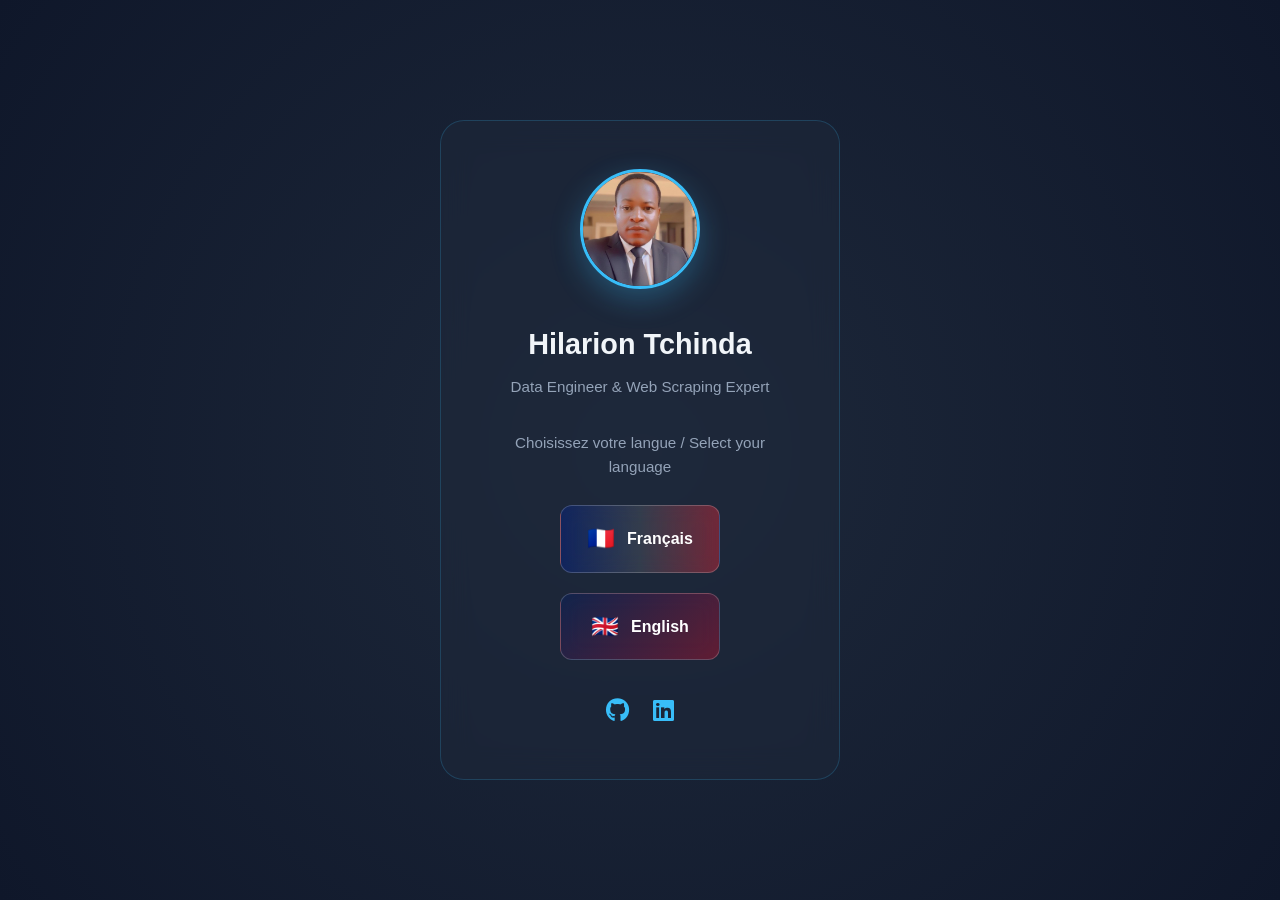
<file: index.html>
<!DOCTYPE html>
<html lang="fr">
<head>
    <meta charset="UTF-8">
    <meta name="viewport" content="width=device-width, initial-scale=1.0">
    <meta name="description" content="Hilarion Tchinda - Data Engineer & Web Scraping Expert. Sélectionnez votre langue / Select your language.">
    <meta property="og:title" content="Hilarion | Data Engineer & Web Scraping Expert">
    <meta property="og:description" content="Automate data extraction and build ETL pipelines.">
    <meta property="og:image" content="assets/profil.jpg">
    <title>Hilarion | Data Engineer - Selection</title>
    <link rel="icon" type="image/jpg" href="assets/profil.jpg">
    <link rel="stylesheet" href="style.css">
    <link rel="stylesheet" href="https://cdnjs.cloudflare.com/ajax/libs/font-awesome/6.0.0/css/all.min.css">
</head>
<body class="lang-selection">

    <div class="selection-card">
        <div class="selection-header">
            <img src="assets/profil.jpg" alt="Hilarion Tchinda - Data Engineer" class="hero-pic" loading="lazy">
            <h1>Hilarion Tchinda</h1>
            <p>Data Engineer & Web Scraping Expert</p>
        </div>

        <div class="selection-body">
            <p class="select-text">Choisissez votre langue / Select your language</p>
            <div class="lang-btns">
                    <a href="fr.html" class="btn-lang btn-fr" aria-label="Switch to French version">
                        <span class="flag-icon">🇫🇷</span>
                        <span>Français</span>
                    </a>

                    <a href="en.html" class="btn-lang btn-en" aria-label="Switch to English version">
                        <span class="flag-icon">🇬🇧</span>
                        <span>English</span>
                    </a>
            </div>
        </div>

        <div class="selection-footer">
            <div class="social-mini">
                <a href="https://github.com/Tnkhi?tab=repositories" target="_blank" aria-label="Visit GitHub profile"><i class="fab fa-github"></i></a>
                <a href="https://linkedin.com/in/hilarion-tchinda-nkengne-1645b73b7" target="_blank" aria-label="Visit LinkedIn profile"><i class="fab fa-linkedin"></i></a>
            </div>
        </div>
    </div>

</body>
</html>
</file>
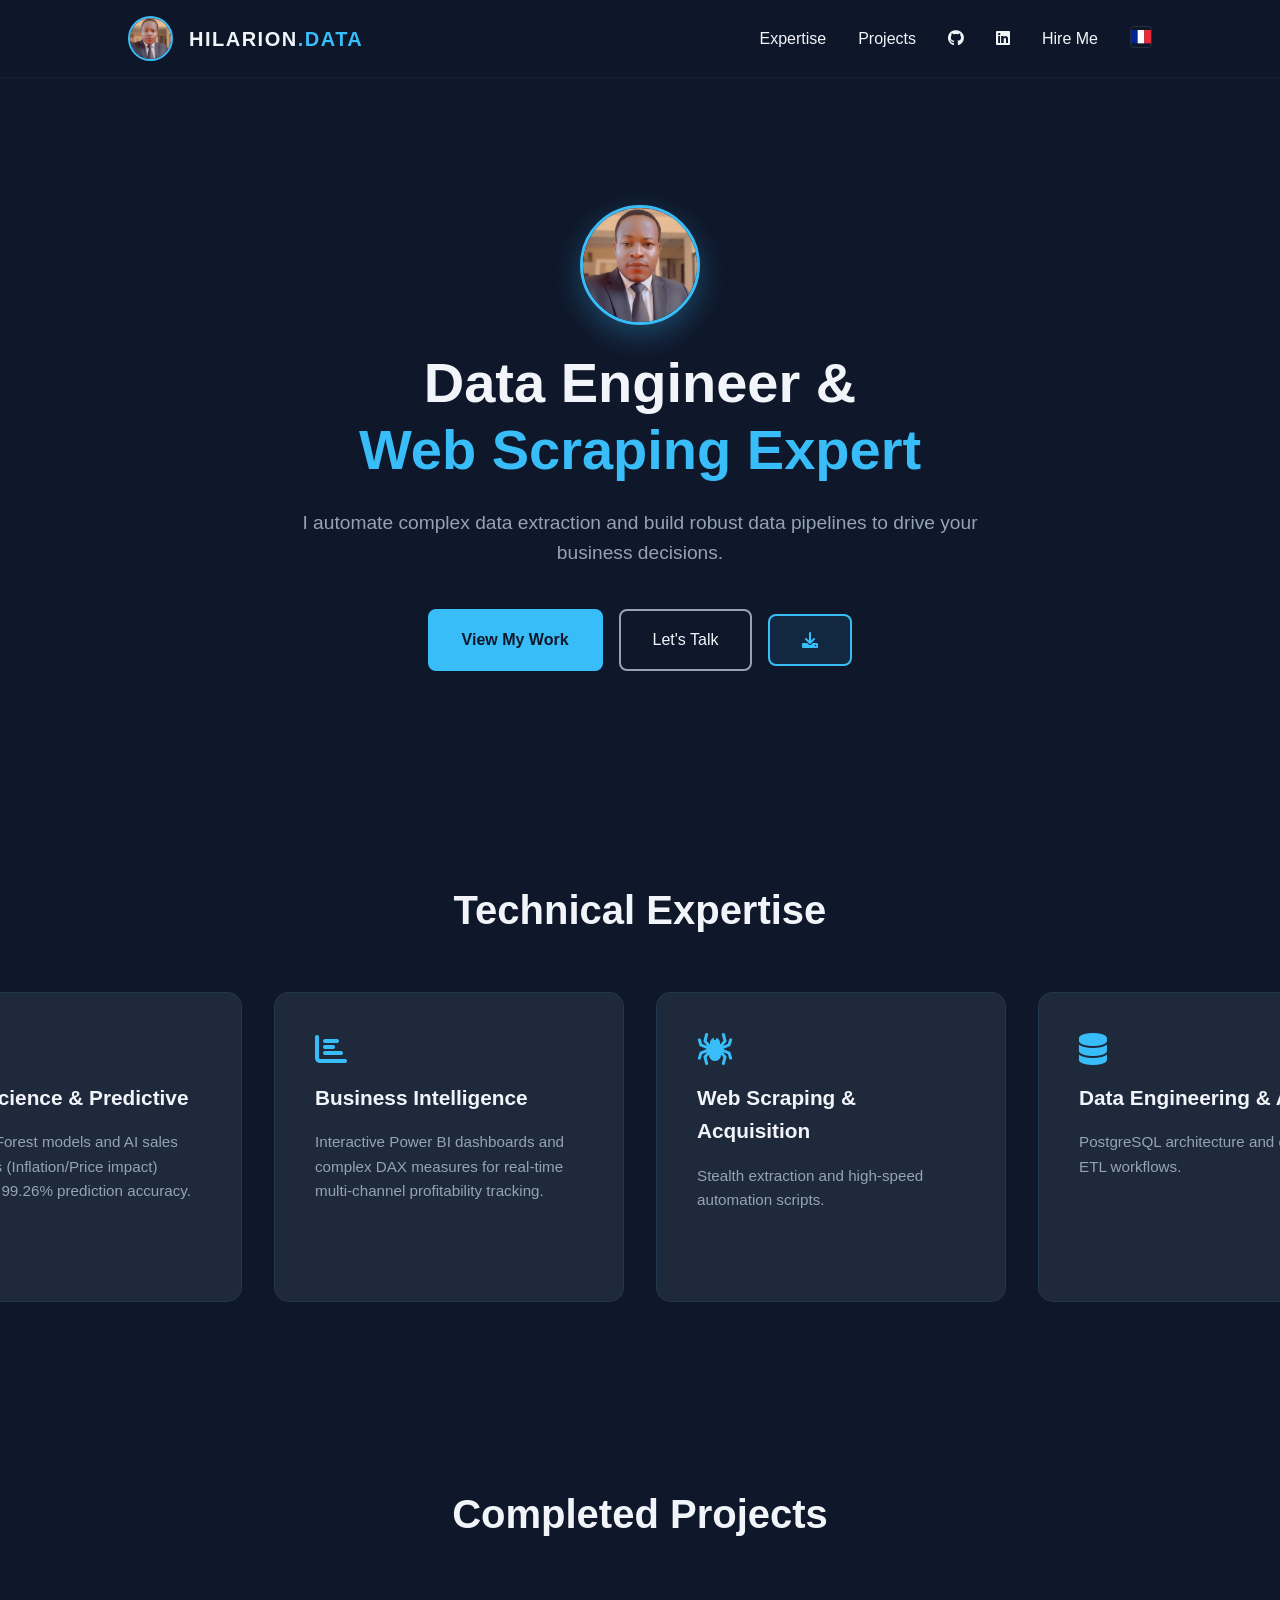
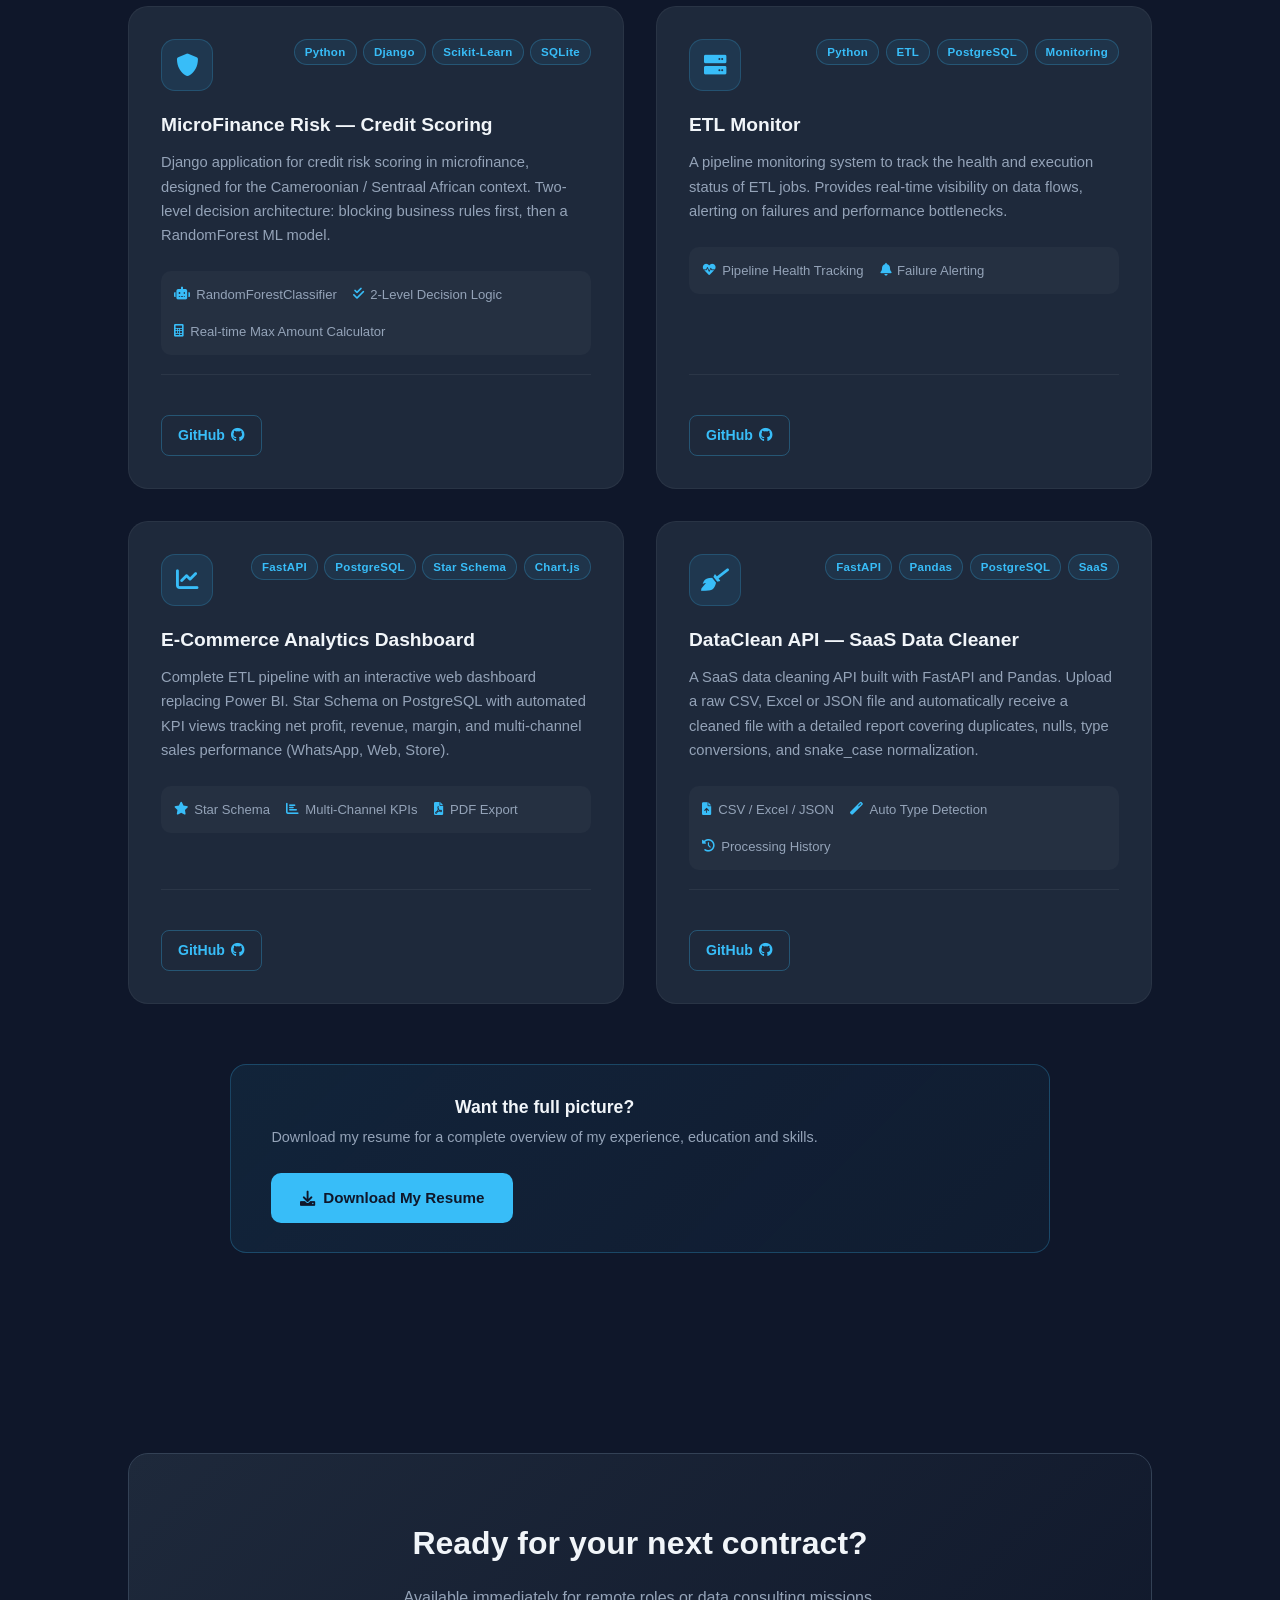
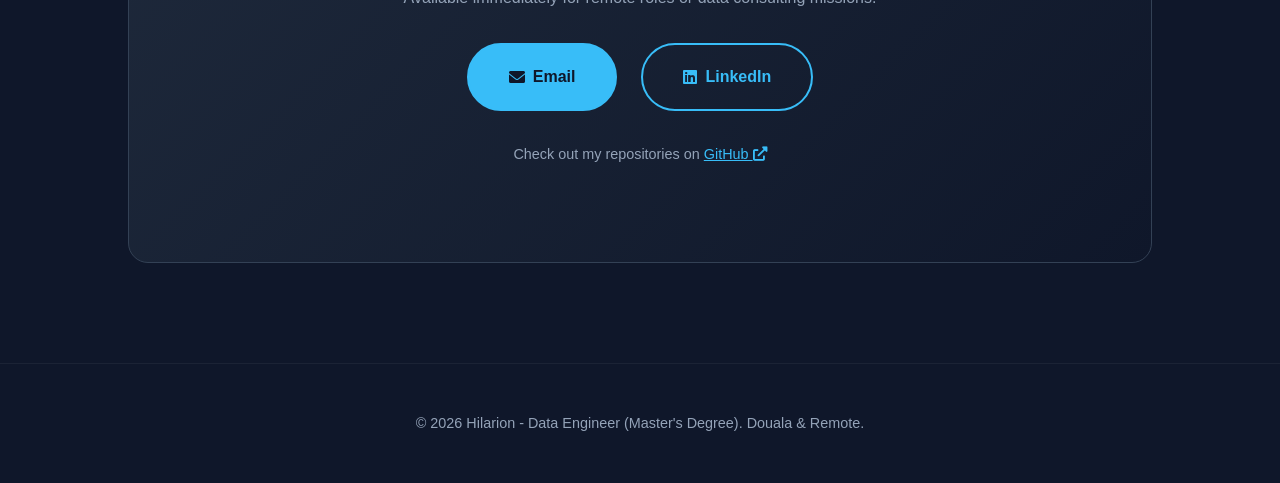
<file: en.html>
<!DOCTYPE html>
<html lang="en">
<head>
    <meta charset="UTF-8">
    <meta name="viewport" content="width=device-width, initial-scale=1.0">
    <meta name="description" content="Hilarion - Data Engineer & Web Scraping Expert. I automate complex data extraction and build robust data pipelines for your business decisions.">
    <meta property="og:title" content="Hilarion | Data Engineer & Web Scraping Expert (Remote)">
    <meta property="og:description" content="Automate data extraction and build ETL pipelines. 99.26% prediction accuracy with AI models.">
    <meta property="og:image" content="assets/profil.jpg">
    <title>Hilarion | Data Engineer & Web Scraping Expert (Remote)</title>
    <link rel="icon" type="image/jpg" href="assets/profil.jpg">
    <link rel="stylesheet" href="style.css">
    <link rel="stylesheet" href="https://cdnjs.cloudflare.com/ajax/libs/font-awesome/6.0.0/css/all.min.css">
    <style>
        /* ── PROJECT SECTION ENHANCEMENTS ── */
        .projects-container {
            display: grid;
            grid-template-columns: repeat(auto-fit, minmax(340px, 1fr));
            gap: 2rem;
            max-width: 1200px;
            margin: 0 auto;
        }

        .project-card {
            background: var(--card);
            border-radius: 20px;
            padding: 2rem;
            text-align: left;
            transition: 0.4s ease;
            border: 1px solid rgba(255, 255, 255, 0.05);
            display: flex;
            flex-direction: column;
            width: 100%;
        }

        .project-body {
            flex: 1;
        }

        .project-card:hover {
            transform: translateY(-8px);
            border-color: var(--primary);
            box-shadow: 0 20px 40px rgba(56, 189, 248, 0.15);
        }

        .project-header {
            display: flex;
            justify-content: space-between;
            align-items: flex-start;
            margin-bottom: 1.2rem;
            gap: 1rem;
        }

        .project-icon-wrap {
            width: 52px;
            height: 52px;
            background: rgba(56, 189, 248, 0.1);
            border-radius: 14px;
            display: flex;
            align-items: center;
            justify-content: center;
            flex-shrink: 0;
            border: 1px solid rgba(56, 189, 248, 0.2);
        }

        .project-icon-wrap i {
            font-size: 1.4rem;
            color: var(--primary);
        }

        .project-tags {
            display: flex;
            gap: 0.4rem;
            flex-wrap: wrap;
            justify-content: flex-end;
        }

        .project-tags span {
            background: rgba(56, 189, 248, 0.08);
            color: var(--primary);
            padding: 3px 10px;
            border-radius: 50px;
            font-size: 0.72rem;
            border: 1px solid rgba(56, 189, 248, 0.25);
            font-weight: 600;
            letter-spacing: 0.3px;
        }

        .project-body h3 {
            font-size: 1.2rem;
            font-weight: 700;
            margin-bottom: 0.6rem;
            color: var(--text);
        }

        .project-body p {
            color: var(--gray);
            font-size: 0.92rem;
            line-height: 1.65;
            margin-bottom: 1.2rem;
        }

        .project-stats {
            display: flex;
            gap: 1rem;
            flex-wrap: wrap;
            padding: 0.8rem;
            background: rgba(255,255,255,0.03);
            border-radius: 10px;
            margin-bottom: 1.2rem;
        }

        .project-stats span {
            display: flex;
            align-items: center;
            gap: 0.4rem;
            font-size: 0.82rem;
            color: var(--gray);
            font-weight: 500;
        }

        .project-stats i { color: var(--primary); font-size: 0.8rem; }

        .project-footer {
            margin-top: auto;
            padding-top: 1rem;
            border-top: 1px solid rgba(255,255,255,0.06);
            display: flex;
            gap: 0.8rem;
            align-items: center;
        }

        .btn-project {
            display: inline-flex;
            align-items: center;
            gap: 6px;
            color: var(--primary);
            text-decoration: none;
            font-weight: 700;
            font-size: 0.88rem;
            padding: 8px 16px;
            border: 1px solid rgba(56, 189, 248, 0.3);
            border-radius: 8px;
            transition: 0.3s all;
        }

        .btn-project:hover {
            background: rgba(56, 189, 248, 0.1);
            border-color: var(--primary);
        }

        .btn-project-secondary {
            display: inline-flex;
            align-items: center;
            gap: 6px;
            color: var(--gray);
            text-decoration: none;
            font-size: 0.88rem;
            font-weight: 600;
            padding: 8px 14px;
            border: 1px solid rgba(255,255,255,0.08);
            border-radius: 8px;
            transition: 0.3s all;
        }

        .btn-project-secondary:hover {
            color: var(--text);
            border-color: rgba(255,255,255,0.2);
        }

        /* ── CV BANNER ── */
        .cv-banner {
            margin: 60px 10% 0;
            background: linear-gradient(135deg, rgba(56,189,248,0.08) 0%, rgba(56,189,248,0.03) 100%);
            border: 1px solid rgba(56,189,248,0.25);
            border-radius: 16px;
            padding: 1.8rem 2.5rem;
            display: flex;
            align-items: center;
            justify-content: space-between;
            gap: 1.5rem;
            flex-wrap: wrap;
        }

        .cv-banner-text h3 {
            font-size: 1.1rem;
            font-weight: 700;
            margin-bottom: 0.3rem;
        }

        .cv-banner-text p {
            color: var(--gray);
            font-size: 0.9rem;
        }

        .btn-cv-banner {
            display: inline-flex;
            align-items: center;
            gap: 8px;
            background: var(--primary);
            color: var(--bg);
            padding: 0.8rem 1.8rem;
            border-radius: 10px;
            text-decoration: none;
            font-weight: 700;
            font-size: 0.95rem;
            transition: 0.3s ease;
            white-space: nowrap;
            flex-shrink: 0;
        }

        .btn-cv-banner:hover {
            opacity: 0.9;
            transform: translateY(-2px);
            box-shadow: 0 8px 20px rgba(56,189,248,0.3);
        }

        @media (max-width: 768px) {
            .projects-container {
                grid-template-columns: 1fr;
            }
            .cv-banner {
                flex-direction: column;
                text-align: center;
                margin: 40px 5% 0;
            }
            .btn-cv-banner { width: 100%; justify-content: center; }
        }
    </style>
</head>
<body>

    <nav>
        <div class="logo-container">
            <img src="assets/profil.jpg" alt="Hilarion - Data Engineer" class="profile-pic" loading="lazy">
            <div class="logo-text">HILARION<span>.DATA</span></div>
        </div>
        <ul>
            <li><a href="#expertise" aria-label="Go to Expertise section">Expertise</a></li>
            <li><a href="#projets" aria-label="Go to Projects section">Projects</a></li>
            <li><a href="https://github.com/Tnkhi?tab=repositories" target="_blank" aria-label="Visit GitHub profile"><i class="fab fa-github"></i></a></li>
            <li><a href="https://linkedin.com/in/hilarion-tchinda-nkengne-1645b73b7" target="_blank" aria-label="Visit LinkedIn profile"><i class="fab fa-linkedin"></i></a></li>
            <li><a href="#contact" class="btn-contact" aria-label="Go to contact section">Hire Me</a></li>
            <li>
                <a href="fr.html" class="nav-lang-link" title="Switch to French">
                    <span class="flag-icon nav-flag" aria-label="French flag">
                        <svg xmlns="http://www.w3.org/2000/svg" viewBox="0 0 3 2" aria-hidden="true">
                            <path fill="#002395" d="M0 0h1v2H0z"/>
                            <path fill="#fff" d="M1 0h1v2H1z"/>
                            <path fill="#ED2939" d="M2 0h1v2H2z"/>
                        </svg>
                    </span>
                </a>
            </li>
        </ul>
    </nav>

    <header class="hero">
        <div class="hero-content">
            <img src="assets/profil.jpg" alt="Hilarion - Data Engineer" class="hero-pic" loading="lazy">
            <h1>Data Engineer & <br><span>Web Scraping Expert</span></h1>
            <p>I automate complex data extraction and build robust data pipelines to drive your business decisions.</p>
            <div class="hero-btns">
                <a href="#projets" class="btn-primary" aria-label="View my projects">View My Work</a>
                <a href="#contact" class="btn-secondary" aria-label="Contact me">Let's Talk</a>
                <a href="assets/CV-Bilingue.pdf" download class="btn-cv" aria-label="Download my resume"><i class="fas fa-download"></i> <span>My Resume</span></a>
            </div>
        </div>
    </header>

    <section id="expertise" class="skills">
        <h2>Technical Expertise</h2>
        <div class="skills-wrapper">
            <div class="skills-track">
                <div class="skill-card">
                    <i class="fas fa-spider" aria-hidden="true"></i>
                    <h3>Web Scraping & Acquisition</h3>
                    <p>Bypassing anti-bots (Cloudflare, Akamai) and building high-performance async Python scripts (+500 leads/min) with Playwright.</p>
                </div>
                <div class="skill-card">
                    <i class="fas fa-database" aria-hidden="true"></i>
                    <h3>Data Engineering & Arch.</h3>
                    <p>Star Schema design on PostgreSQL and automated ETL pipelines (Pandas, SQL) for strategic business KPIs.</p>
                </div>
                <div class="skill-card">
                    <i class="fas fa-brain" aria-hidden="true"></i>
                    <h3>Data Science & Predictive</h3>
                    <p>Random Forest models and AI sales simulators (Inflation/Price impact) achieving 99.26% prediction accuracy.</p>
                </div>
                <div class="skill-card">
                    <i class="fas fa-chart-bar" aria-hidden="true"></i>
                    <h3>Business Intelligence</h3>
                    <p>Interactive Power BI dashboards and complex DAX measures for real-time multi-channel profitability tracking.</p>
                </div>
                <!-- Duplicates for infinite scroll -->
                <div class="skill-card"><i class="fas fa-spider" aria-hidden="true"></i><h3>Web Scraping & Acquisition</h3><p>Stealth extraction and high-speed automation scripts.</p></div>
                <div class="skill-card"><i class="fas fa-database" aria-hidden="true"></i><h3>Data Engineering & Arch.</h3><p>PostgreSQL architecture and optimized ETL workflows.</p></div>
                <div class="skill-card"><i class="fas fa-brain" aria-hidden="true"></i><h3>Data Science & Predictive</h3><p>Predictive analytics and high-precision AI simulation.</p></div>
                <div class="skill-card"><i class="fas fa-chart-bar" aria-hidden="true"></i><h3>Business Intelligence</h3><p>Advanced data visualization and financial reporting.</p></div>
            </div>
        </div>
    </section>

    <section id="projets" class="projects">
        <h2>Completed Projects</h2>

        <div class="projects-container">

            <!-- Project 1 — MicroFinance Risk -->
            <div class="project-card">
                <div class="project-header">
                    <div class="project-icon-wrap">
                        <i class="fas fa-shield-alt" aria-hidden="true"></i>
                    </div>
                    <div class="project-tags">
                        <span>Python</span>
                        <span>Django</span>
                        <span>Scikit-Learn</span>
                        <span>SQLite</span>
                    </div>
                </div>
                <div class="project-body">
                    <h3>MicroFinance Risk — Credit Scoring</h3>
                    <p>Django application for credit risk scoring in microfinance, designed for the Cameroonian / Sentraal African context. Two-level decision architecture: blocking business rules first, then a RandomForest ML model.</p>
                    <div class="project-stats">
                        <span><i class="fas fa-robot"></i> RandomForestClassifier</span>
                        <span><i class="fas fa-check-double"></i> 2-Level Decision Logic</span>
                        <span><i class="fas fa-calculator"></i> Real-time Max Amount Calculator</span>
                    </div>
                </div>
                <div class="project-footer">
                    <a href="https://github.com/Tnkhi/microfinance_risk" target="_blank" class="btn-project" aria-label="View MicroFinance Risk on GitHub">
                        GitHub <i class="fab fa-github" aria-hidden="true"></i>
                    </a>
                </div>
            </div>

            <!-- Project 2 — ETL Monitor -->
            <div class="project-card">
                <div class="project-header">
                    <div class="project-icon-wrap">
                        <i class="fas fa-server" aria-hidden="true"></i>
                    </div>
                    <div class="project-tags">
                        <span>Python</span>
                        <span>ETL</span>
                        <span>PostgreSQL</span>
                        <span>Monitoring</span>
                    </div>
                </div>
                <div class="project-body">
                    <h3>ETL Monitor</h3>
                    <p>A pipeline monitoring system to track the health and execution status of ETL jobs. Provides real-time visibility on data flows, alerting on failures and performance bottlenecks.</p>
                    <div class="project-stats">
                        <span><i class="fas fa-heartbeat"></i> Pipeline Health Tracking</span>
                        <span><i class="fas fa-bell"></i> Failure Alerting</span>
                    </div>
                </div>
                <div class="project-footer">
                    <a href="https://github.com/Tnkhi/etl-monitor" target="_blank" class="btn-project" aria-label="View ETL Monitor on GitHub">
                        GitHub <i class="fab fa-github" aria-hidden="true"></i>
                    </a>
                </div>
            </div>

            <!-- Project 3 — E-Commerce Analytics -->
            <div class="project-card">
                <div class="project-header">
                    <div class="project-icon-wrap">
                        <i class="fas fa-chart-line" aria-hidden="true"></i>
                    </div>
                    <div class="project-tags">
                        <span>FastAPI</span>
                        <span>PostgreSQL</span>
                        <span>Star Schema</span>
                        <span>Chart.js</span>
                    </div>
                </div>
                <div class="project-body">
                    <h3>E-Commerce Analytics Dashboard</h3>
                    <p>Complete ETL pipeline with an interactive web dashboard replacing Power BI. Star Schema on PostgreSQL with automated KPI views tracking net profit, revenue, margin, and multi-channel sales performance (WhatsApp, Web, Store).</p>
                    <div class="project-stats">
                        <span><i class="fas fa-star"></i> Star Schema</span>
                        <span><i class="fas fa-chart-bar"></i> Multi-Channel KPIs</span>
                        <span><i class="fas fa-file-pdf"></i> PDF Export</span>
                    </div>
                </div>
                <div class="project-footer">
                    <a href="https://github.com/Tnkhi/ecommerce-analytics" target="_blank" class="btn-project" aria-label="View E-Commerce Analytics on GitHub">
                        GitHub <i class="fab fa-github" aria-hidden="true"></i>
                    </a>
                </div>
            </div>

            <!-- Project 4 — DataClean API -->
            <div class="project-card">
                <div class="project-header">
                    <div class="project-icon-wrap">
                        <i class="fas fa-broom" aria-hidden="true"></i>
                    </div>
                    <div class="project-tags">
                        <span>FastAPI</span>
                        <span>Pandas</span>
                        <span>PostgreSQL</span>
                        <span>SaaS</span>
                    </div>
                </div>
                <div class="project-body">
                    <h3>DataClean API — SaaS Data Cleaner</h3>
                    <p>A SaaS data cleaning API built with FastAPI and Pandas. Upload a raw CSV, Excel or JSON file and automatically receive a cleaned file with a detailed report covering duplicates, nulls, type conversions, and snake_case normalization.</p>
                    <div class="project-stats">
                        <span><i class="fas fa-file-upload"></i> CSV / Excel / JSON</span>
                        <span><i class="fas fa-magic"></i> Auto Type Detection</span>
                        <span><i class="fas fa-history"></i> Processing History</span>
                    </div>
                </div>
                <div class="project-footer">
                    <a href="https://github.com/Tnkhi/dataclean-api" target="_blank" class="btn-project" aria-label="View DataClean API on GitHub">
                        GitHub <i class="fab fa-github" aria-hidden="true"></i>
                    </a>
                </div>
            </div>

        </div>

        <!-- CV Banner -->
        <div class="cv-banner">
            <div class="cv-banner-text">
                <h3>Want the full picture?</h3>
                <p>Download my resume for a complete overview of my experience, education and skills.</p>
            </div>
            <a href="assets/CV-Bilingue.pdf" download class="btn-cv-banner" aria-label="Download resume">
                <i class="fas fa-download"></i> Download My Resume
            </a>
        </div>

    </section>

    <section id="contact" class="contact">
        <div class="contact-box">
            <h2>Ready for your next contract?</h2>
            <p>Available immediately for remote roles or data consulting missions.</p>
            <div class="contact-links">
                <a href="mailto:hilariontchinda@outlook.fr" class="btn-final" aria-label="Send me an email"><i class="fas fa-envelope"></i> Email</a>
                <a href="https://linkedin.com/in/hilarion-tchinda-nkengne-1645b73b7" target="_blank" class="btn-final btn-alt" aria-label="Connect with me on LinkedIn"><i class="fab fa-linkedin"></i> LinkedIn</a>
            </div>
            <p style="margin-top: 2rem; font-size: 0.9rem; color: var(--gray);">
                Check out my repositories on <a href="https://github.com/Tnkhi?tab=repositories" target="_blank" style="color: var(--primary);">GitHub <i class="fas fa-external-link-alt" aria-hidden="true"></i></a>
            </p>
        </div>
    </section>

    <footer>
        <p>&copy; 2026 Hilarion - Data Engineer (Master's Degree). Douala &amp; Remote.</p>
    </footer>

</body>
</html>
</file>
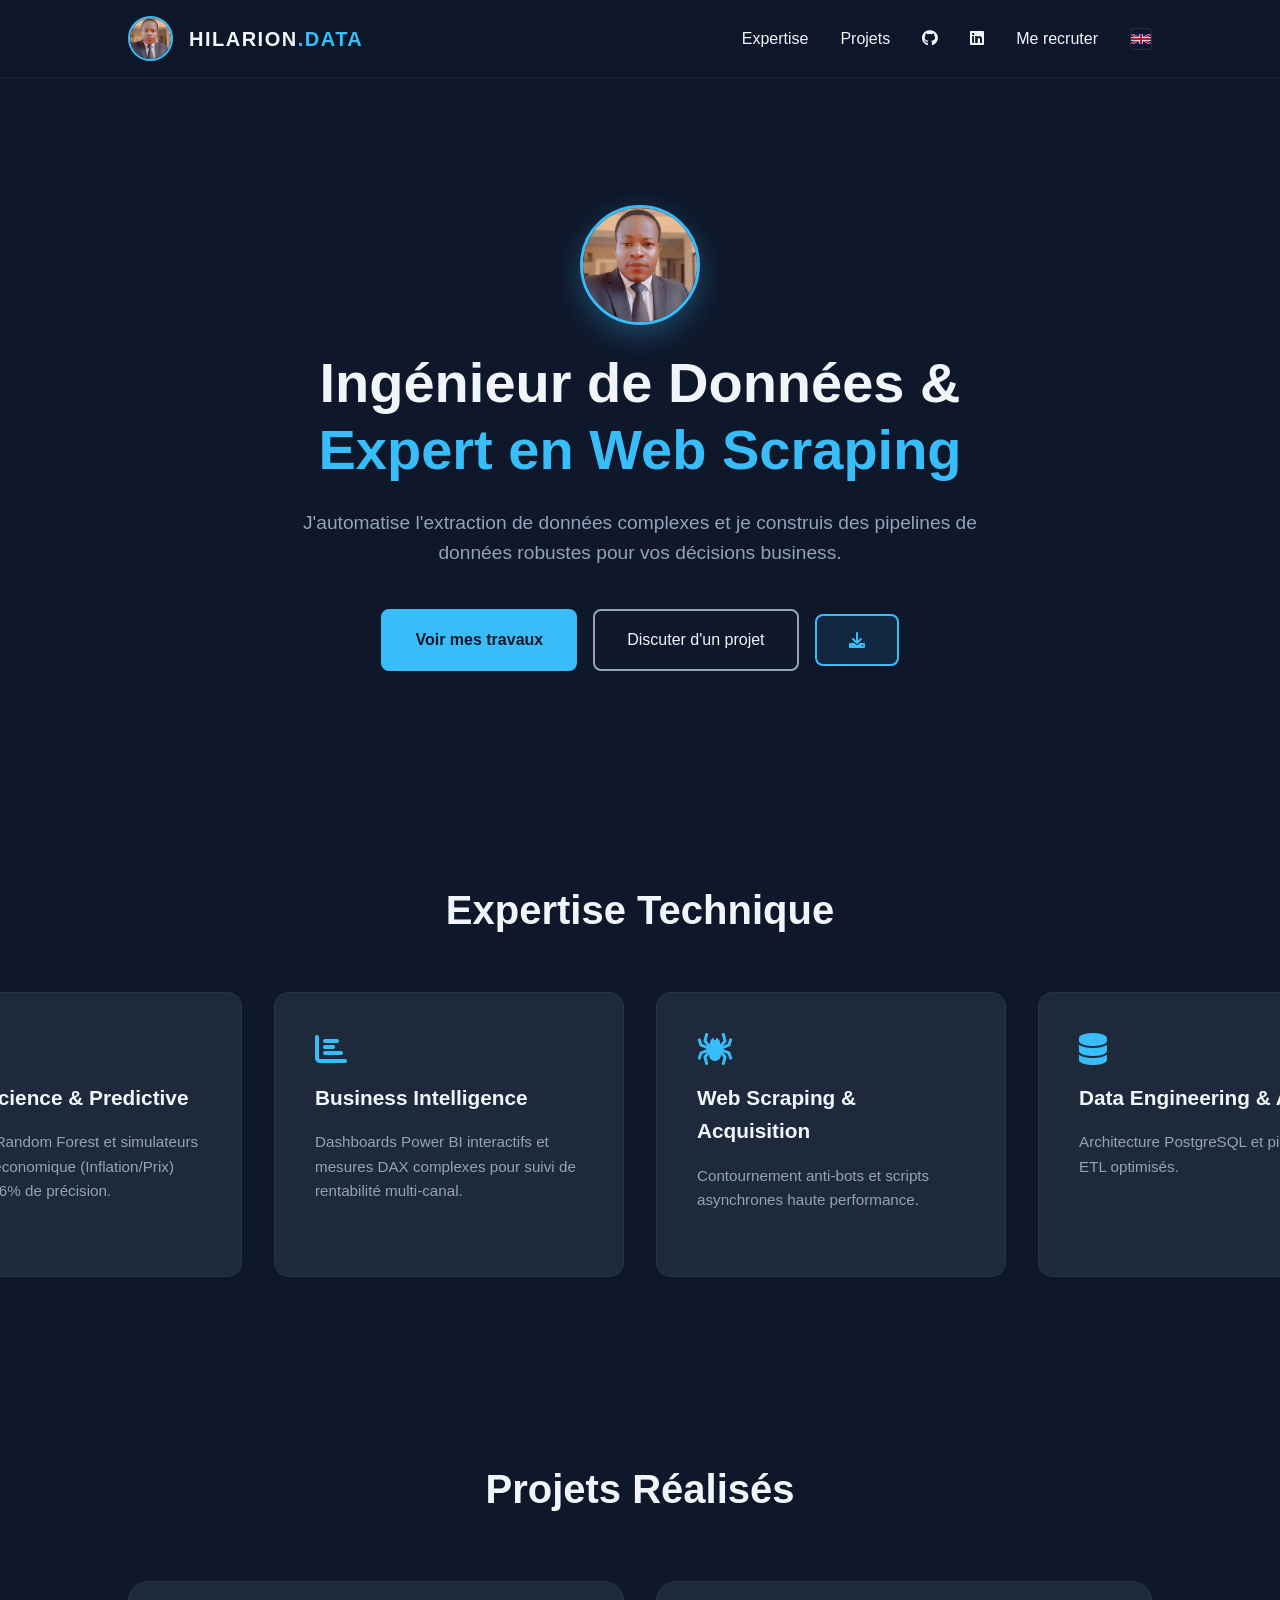
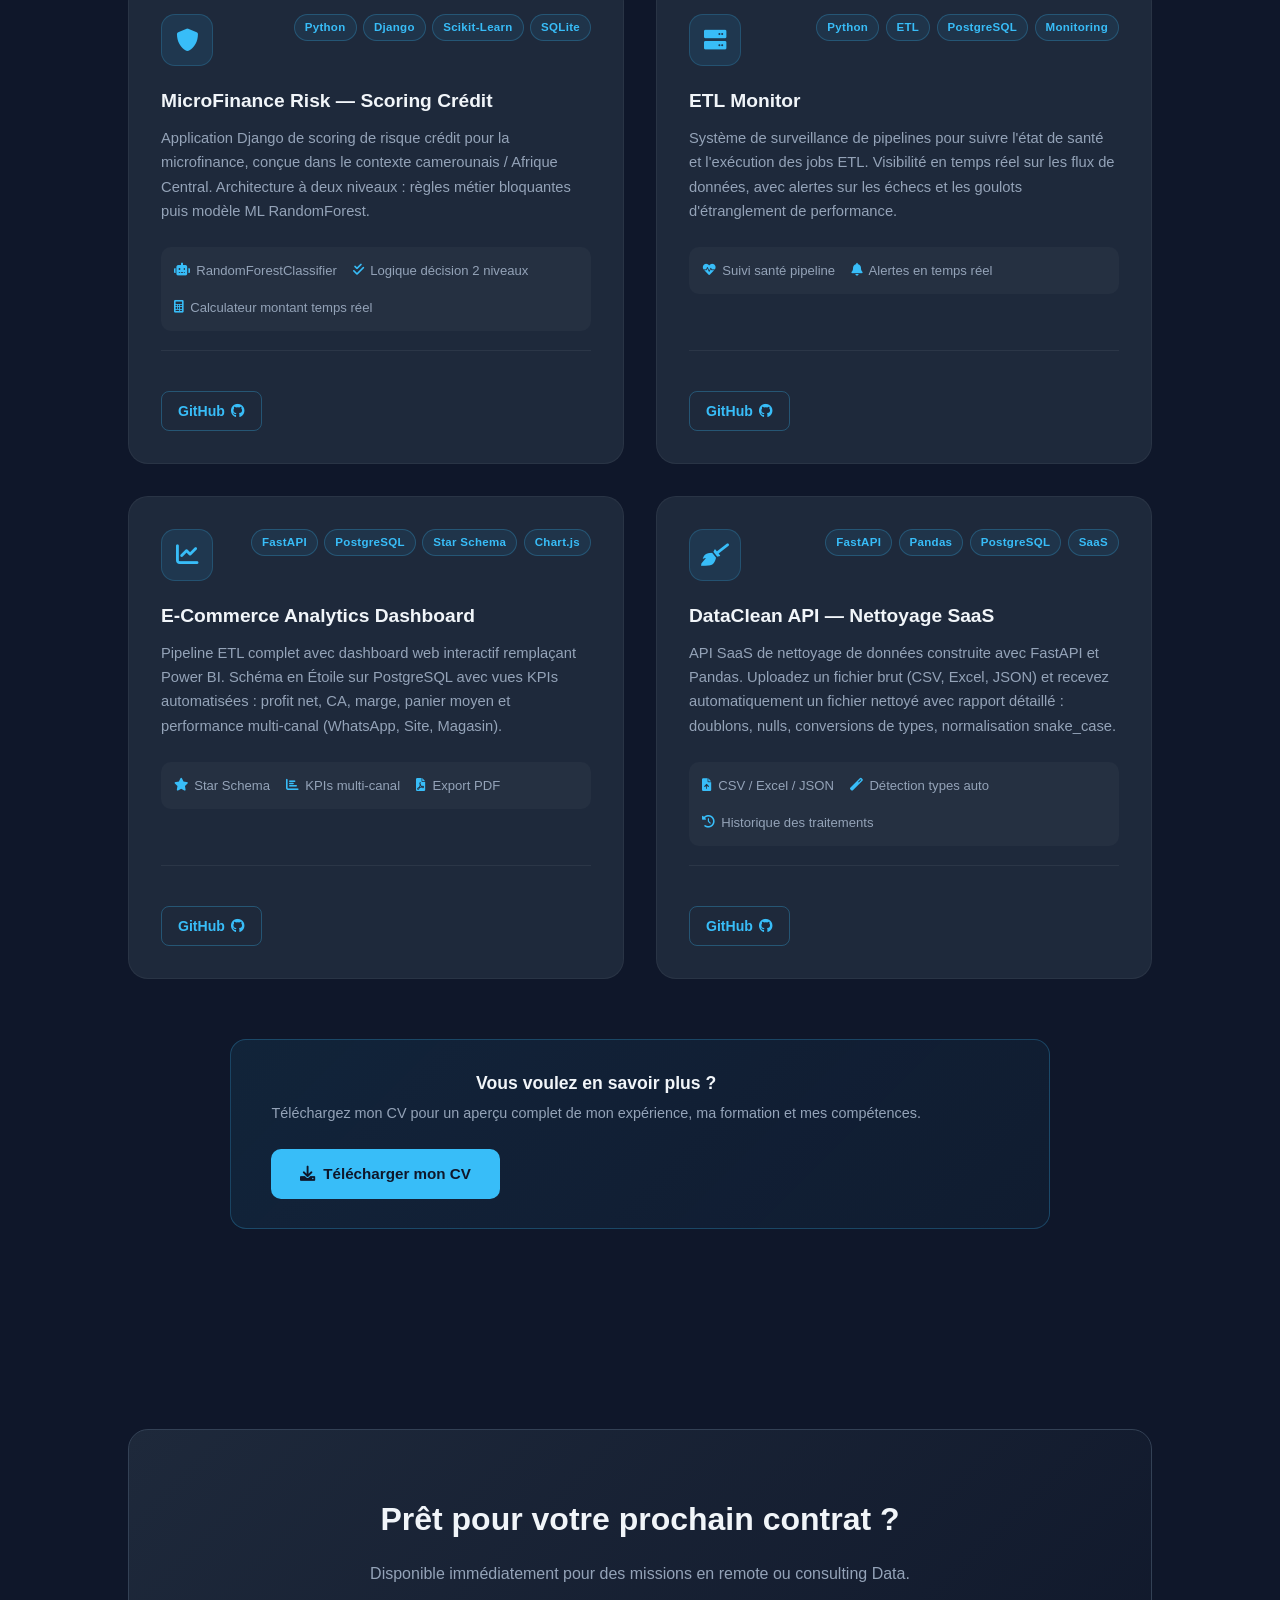
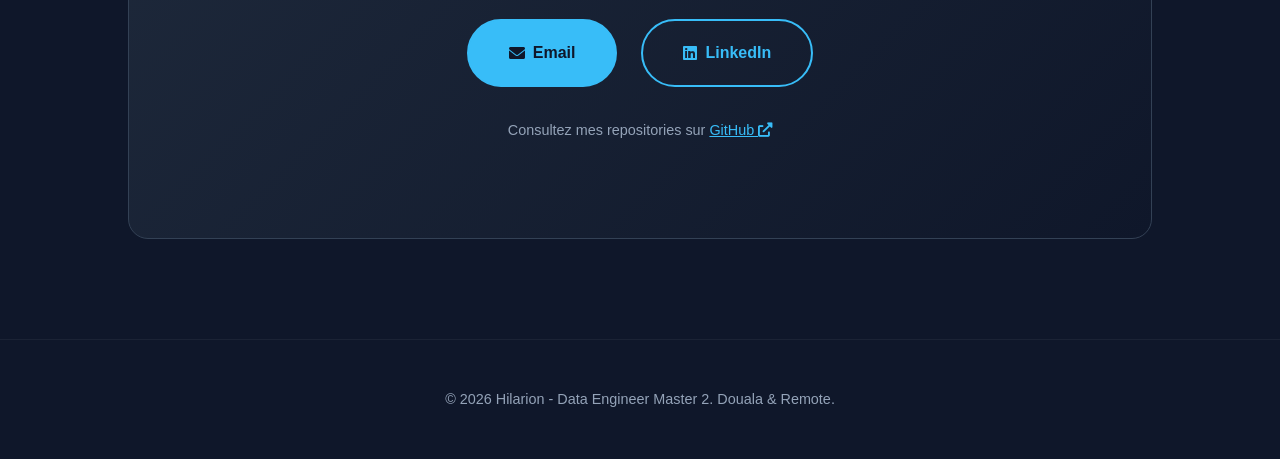
<file: fr.html>
<!DOCTYPE html>
<html lang="fr">
<head>
    <meta charset="UTF-8">
    <meta name="viewport" content="width=device-width, initial-scale=1.0">
    <meta name="description" content="Hilarion - Ingénieur de Données & Expert en Web Scraping. J'automatise l'extraction de données complexes et je construis des pipelines robustes pour vos décisions business.">
    <meta property="og:title" content="Hilarion | Ingénieur de Données & Expert en Web Scraping (Remote)">
    <meta property="og:description" content="Automatisez l'extraction de données et construisez des pipelines ETL. 99.26% de précision avec modèles IA.">
    <meta property="og:image" content="assets/profil.jpg">
    <title>Hilarion | Data Engineer & Web Scraping Expert (Remote)</title>
    <link rel="icon" type="image/jpg" href="assets/profil.jpg">
    <link rel="stylesheet" href="style.css">
    <link rel="stylesheet" href="https://cdnjs.cloudflare.com/ajax/libs/font-awesome/6.0.0/css/all.min.css">
    <style>
        /* ── PROJECT SECTION ENHANCEMENTS ── */
        .projects-container {
            display: grid;
            grid-template-columns: repeat(auto-fit, minmax(340px, 1fr));
            gap: 2rem;
            max-width: 1200px;
            margin: 0 auto;
        }

        .project-card {
            background: var(--card);
            border-radius: 20px;
            padding: 2rem;
            text-align: left;
            transition: 0.4s ease;
            border: 1px solid rgba(255, 255, 255, 0.05);
            display: flex;
            flex-direction: column;
            width: 100%;
        }

        .project-body {
            flex: 1;
        }

        .project-card:hover {
            transform: translateY(-8px);
            border-color: var(--primary);
            box-shadow: 0 20px 40px rgba(56, 189, 248, 0.15);
        }

        .project-header {
            display: flex;
            justify-content: space-between;
            align-items: flex-start;
            margin-bottom: 1.2rem;
            gap: 1rem;
        }

        .project-icon-wrap {
            width: 52px;
            height: 52px;
            background: rgba(56, 189, 248, 0.1);
            border-radius: 14px;
            display: flex;
            align-items: center;
            justify-content: center;
            flex-shrink: 0;
            border: 1px solid rgba(56, 189, 248, 0.2);
        }

        .project-icon-wrap i {
            font-size: 1.4rem;
            color: var(--primary);
        }

        .project-tags {
            display: flex;
            gap: 0.4rem;
            flex-wrap: wrap;
            justify-content: flex-end;
        }

        .project-tags span {
            background: rgba(56, 189, 248, 0.08);
            color: var(--primary);
            padding: 3px 10px;
            border-radius: 50px;
            font-size: 0.72rem;
            border: 1px solid rgba(56, 189, 248, 0.25);
            font-weight: 600;
            letter-spacing: 0.3px;
        }

        .project-body h3 {
            font-size: 1.2rem;
            font-weight: 700;
            margin-bottom: 0.6rem;
            color: var(--text);
        }

        .project-body p {
            color: var(--gray);
            font-size: 0.92rem;
            line-height: 1.65;
            margin-bottom: 1.2rem;
        }

        .project-stats {
            display: flex;
            gap: 1rem;
            flex-wrap: wrap;
            padding: 0.8rem;
            background: rgba(255,255,255,0.03);
            border-radius: 10px;
            margin-bottom: 1.2rem;
        }

        .project-stats span {
            display: flex;
            align-items: center;
            gap: 0.4rem;
            font-size: 0.82rem;
            color: var(--gray);
            font-weight: 500;
        }

        .project-stats i { color: var(--primary); font-size: 0.8rem; }

        .project-footer {
            margin-top: auto;
            padding-top: 1rem;
            border-top: 1px solid rgba(255,255,255,0.06);
            display: flex;
            gap: 0.8rem;
            align-items: center;
        }

        .btn-project {
            display: inline-flex;
            align-items: center;
            gap: 6px;
            color: var(--primary);
            text-decoration: none;
            font-weight: 700;
            font-size: 0.88rem;
            padding: 8px 16px;
            border: 1px solid rgba(56, 189, 248, 0.3);
            border-radius: 8px;
            transition: 0.3s all;
        }

        .btn-project:hover {
            background: rgba(56, 189, 248, 0.1);
            border-color: var(--primary);
        }

        /* ── CV BANNER ── */
        .cv-banner {
            margin: 60px 10% 0;
            background: linear-gradient(135deg, rgba(56,189,248,0.08) 0%, rgba(56,189,248,0.03) 100%);
            border: 1px solid rgba(56,189,248,0.25);
            border-radius: 16px;
            padding: 1.8rem 2.5rem;
            display: flex;
            align-items: center;
            justify-content: space-between;
            gap: 1.5rem;
            flex-wrap: wrap;
        }

        .cv-banner-text h3 {
            font-size: 1.1rem;
            font-weight: 700;
            margin-bottom: 0.3rem;
        }

        .cv-banner-text p {
            color: var(--gray);
            font-size: 0.9rem;
        }

        .btn-cv-banner {
            display: inline-flex;
            align-items: center;
            gap: 8px;
            background: var(--primary);
            color: var(--bg);
            padding: 0.8rem 1.8rem;
            border-radius: 10px;
            text-decoration: none;
            font-weight: 700;
            font-size: 0.95rem;
            transition: 0.3s ease;
            white-space: nowrap;
            flex-shrink: 0;
        }

        .btn-cv-banner:hover {
            opacity: 0.9;
            transform: translateY(-2px);
            box-shadow: 0 8px 20px rgba(56,189,248,0.3);
        }

        @media (max-width: 768px) {
            .projects-container {
                grid-template-columns: 1fr;
            }
            .cv-banner {
                flex-direction: column;
                text-align: center;
                margin: 40px 5% 0;
            }
            .btn-cv-banner { width: 100%; justify-content: center; }
        }
    </style>
</head>
<body>

    <nav>
        <div class="logo-container">
            <img src="assets/profil.jpg" alt="Hilarion - Data Engineer" class="profile-pic" loading="lazy">
            <div class="logo-text">HILARION<span>.DATA</span></div>
        </div>
        <ul>
            <li><a href="#expertise" aria-label="Aller à la section Expertise">Expertise</a></li>
            <li><a href="#projets" aria-label="Aller à la section Projets">Projets</a></li>
            <li><a href="https://github.com/Tnkhi?tab=repositories" target="_blank" aria-label="Visiter le profil GitHub"><i class="fab fa-github"></i></a></li>
            <li><a href="https://linkedin.com/in/hilarion-tchinda-nkengne-1645b73b7" target="_blank" aria-label="Visiter le profil LinkedIn"><i class="fab fa-linkedin"></i></a></li>
            <li><a href="#contact" class="btn-contact" aria-label="Aller à la section contact">Me recruter</a></li>
            <li>
                <a href="en.html" class="nav-lang-link" title="Switch to English">
                    <span class="flag-icon nav-flag" aria-label="UK flag">
                        <svg xmlns="http://www.w3.org/2000/svg" viewBox="0 0 60 30" aria-hidden="true">
                            <path d="M0 0v30h60V0z" fill="#012169"/>
                            <path d="M0 0l60 30m0-30L0 30" stroke="#fff" stroke-width="6"/>
                            <path d="M0 0l60 30m0-30L0 30" stroke="#C8102E" stroke-width="4"/>
                            <path d="M30 0v30M0 15h60" stroke="#fff" stroke-width="10"/>
                            <path d="M30 0v30M0 15h60" stroke="#C8102E" stroke-width="6"/>
                        </svg>
                    </span>
                </a>
            </li>
        </ul>
    </nav>

    <header class="hero">
        <div class="hero-content">
            <img src="assets/profil.jpg" alt="Hilarion - Data Engineer" class="hero-pic" loading="lazy">
            <h1>Ingénieur de Données & <br><span>Expert en Web Scraping</span></h1>
            <p>J'automatise l'extraction de données complexes et je construis des pipelines de données robustes pour vos décisions business.</p>
            <div class="hero-btns">
                <a href="#projets" class="btn-primary" aria-label="Voir mes projets">Voir mes travaux</a>
                <a href="#contact" class="btn-secondary" aria-label="Me contacter">Discuter d'un projet</a>
                <a href="assets/CV-Bilingue.pdf" download class="btn-cv" aria-label="Télécharger mon CV"><i class="fas fa-download"></i> <span>Mon CV</span></a>
            </div>
        </div>
    </header>

    <section id="expertise" class="skills">
        <h2>Expertise Technique</h2>
        <div class="skills-wrapper">
            <div class="skills-track">
                <div class="skill-card">
                    <i class="fas fa-spider" aria-hidden="true"></i>
                    <h3>Web Scraping & Acquisition</h3>
                    <p>Contournement anti-bots (Cloudflare, Akamai) et scripts Python asynchrones (+500 leads/min) avec Playwright.</p>
                </div>
                <div class="skill-card">
                    <i class="fas fa-database" aria-hidden="true"></i>
                    <h3>Data Engineering & Arch.</h3>
                    <p>Schéma en Étoile sur PostgreSQL et pipelines ETL automatisés (Pandas, SQL) pour KPIs stratégiques.</p>
                </div>
                <div class="skill-card">
                    <i class="fas fa-brain" aria-hidden="true"></i>
                    <h3>Data Science & Predictive</h3>
                    <p>Modèles Random Forest et simulateurs d'impact économique (Inflation/Prix) avec 99.26% de précision.</p>
                </div>
                <div class="skill-card">
                    <i class="fas fa-chart-bar" aria-hidden="true"></i>
                    <h3>Business Intelligence</h3>
                    <p>Dashboards Power BI interactifs et mesures DAX complexes pour suivi de rentabilité multi-canal.</p>
                </div>
                <!-- Duplicates for infinite scroll -->
                <div class="skill-card"><i class="fas fa-spider" aria-hidden="true"></i><h3>Web Scraping & Acquisition</h3><p>Contournement anti-bots et scripts asynchrones haute performance.</p></div>
                <div class="skill-card"><i class="fas fa-database" aria-hidden="true"></i><h3>Data Engineering & Arch.</h3><p>Architecture PostgreSQL et pipelines ETL optimisés.</p></div>
                <div class="skill-card"><i class="fas fa-brain" aria-hidden="true"></i><h3>Data Science & Predictive</h3><p>Analyse prédictive et simulation IA haute précision.</p></div>
                <div class="skill-card"><i class="fas fa-chart-bar" aria-hidden="true"></i><h3>Business Intelligence</h3><p>Visualisation de données et indicateurs financiers avancés.</p></div>
            </div>
        </div>
    </section>

    <section id="projets" class="projects">
        <h2>Projets Réalisés</h2>

        <div class="projects-container">

            <!-- Projet 1 — MicroFinance Risk -->
            <div class="project-card">
                <div class="project-header">
                    <div class="project-icon-wrap">
                        <i class="fas fa-shield-alt" aria-hidden="true"></i>
                    </div>
                    <div class="project-tags">
                        <span>Python</span>
                        <span>Django</span>
                        <span>Scikit-Learn</span>
                        <span>SQLite</span>
                    </div>
                </div>
                <div class="project-body">
                    <h3>MicroFinance Risk — Scoring Crédit</h3>
                    <p>Application Django de scoring de risque crédit pour la microfinance, conçue dans le contexte camerounais / Afrique Central. Architecture à deux niveaux : règles métier bloquantes puis modèle ML RandomForest.</p>
                    <div class="project-stats">
                        <span><i class="fas fa-robot"></i> RandomForestClassifier</span>
                        <span><i class="fas fa-check-double"></i> Logique décision 2 niveaux</span>
                        <span><i class="fas fa-calculator"></i> Calculateur montant temps réel</span>
                    </div>
                </div>
                <div class="project-footer">
                    <a href="https://github.com/Tnkhi/microfinance_risk" target="_blank" class="btn-project" aria-label="Voir MicroFinance Risk sur GitHub">
                        GitHub <i class="fab fa-github" aria-hidden="true"></i>
                    </a>
                </div>
            </div>

            <!-- Projet 2 — ETL Monitor -->
            <div class="project-card">
                <div class="project-header">
                    <div class="project-icon-wrap">
                        <i class="fas fa-server" aria-hidden="true"></i>
                    </div>
                    <div class="project-tags">
                        <span>Python</span>
                        <span>ETL</span>
                        <span>PostgreSQL</span>
                        <span>Monitoring</span>
                    </div>
                </div>
                <div class="project-body">
                    <h3>ETL Monitor</h3>
                    <p>Système de surveillance de pipelines pour suivre l'état de santé et l'exécution des jobs ETL. Visibilité en temps réel sur les flux de données, avec alertes sur les échecs et les goulots d'étranglement de performance.</p>
                    <div class="project-stats">
                        <span><i class="fas fa-heartbeat"></i> Suivi santé pipeline</span>
                        <span><i class="fas fa-bell"></i> Alertes en temps réel</span>
                    </div>
                </div>
                <div class="project-footer">
                    <a href="https://github.com/Tnkhi/etl-monitor" target="_blank" class="btn-project" aria-label="Voir ETL Monitor sur GitHub">
                        GitHub <i class="fab fa-github" aria-hidden="true"></i>
                    </a>
                </div>
            </div>

            <!-- Projet 3 — E-Commerce Analytics -->
            <div class="project-card">
                <div class="project-header">
                    <div class="project-icon-wrap">
                        <i class="fas fa-chart-line" aria-hidden="true"></i>
                    </div>
                    <div class="project-tags">
                        <span>FastAPI</span>
                        <span>PostgreSQL</span>
                        <span>Star Schema</span>
                        <span>Chart.js</span>
                    </div>
                </div>
                <div class="project-body">
                    <h3>E-Commerce Analytics Dashboard</h3>
                    <p>Pipeline ETL complet avec dashboard web interactif remplaçant Power BI. Schéma en Étoile sur PostgreSQL avec vues KPIs automatisées : profit net, CA, marge, panier moyen et performance multi-canal (WhatsApp, Site, Magasin).</p>
                    <div class="project-stats">
                        <span><i class="fas fa-star"></i> Star Schema</span>
                        <span><i class="fas fa-chart-bar"></i> KPIs multi-canal</span>
                        <span><i class="fas fa-file-pdf"></i> Export PDF</span>
                    </div>
                </div>
                <div class="project-footer">
                    <a href="https://github.com/Tnkhi/ecommerce-analytics" target="_blank" class="btn-project" aria-label="Voir E-Commerce Analytics sur GitHub">
                        GitHub <i class="fab fa-github" aria-hidden="true"></i>
                    </a>
                </div>
            </div>

            <!-- Projet 4 — DataClean API -->
            <div class="project-card">
                <div class="project-header">
                    <div class="project-icon-wrap">
                        <i class="fas fa-broom" aria-hidden="true"></i>
                    </div>
                    <div class="project-tags">
                        <span>FastAPI</span>
                        <span>Pandas</span>
                        <span>PostgreSQL</span>
                        <span>SaaS</span>
                    </div>
                </div>
                <div class="project-body">
                    <h3>DataClean API — Nettoyage SaaS</h3>
                    <p>API SaaS de nettoyage de données construite avec FastAPI et Pandas. Uploadez un fichier brut (CSV, Excel, JSON) et recevez automatiquement un fichier nettoyé avec rapport détaillé : doublons, nulls, conversions de types, normalisation snake_case.</p>
                    <div class="project-stats">
                        <span><i class="fas fa-file-upload"></i> CSV / Excel / JSON</span>
                        <span><i class="fas fa-magic"></i> Détection types auto</span>
                        <span><i class="fas fa-history"></i> Historique des traitements</span>
                    </div>
                </div>
                <div class="project-footer">
                    <a href="https://github.com/Tnkhi/dataclean-api" target="_blank" class="btn-project" aria-label="Voir DataClean API sur GitHub">
                        GitHub <i class="fab fa-github" aria-hidden="true"></i>
                    </a>
                </div>
            </div>

        </div>

        <!-- Bannière CV -->
        <div class="cv-banner">
            <div class="cv-banner-text">
                <h3>Vous voulez en savoir plus ?</h3>
                <p>Téléchargez mon CV pour un aperçu complet de mon expérience, ma formation et mes compétences.</p>
            </div>
            <a href="assets/CV-Bilingue.pdf" download class="btn-cv-banner" aria-label="Télécharger le CV">
                <i class="fas fa-download"></i> Télécharger mon CV
            </a>
        </div>

    </section>

    <section id="contact" class="contact">
        <div class="contact-box">
            <h2>Prêt pour votre prochain contrat ?</h2>
            <p>Disponible immédiatement pour des missions en remote ou consulting Data.</p>
            <div class="contact-links">
                <a href="mailto:hilariontchinda@outlook.fr" class="btn-final" aria-label="M'envoyer un email"><i class="fas fa-envelope"></i> Email</a>
                <a href="https://linkedin.com/in/hilarion-tchinda-nkengne-1645b73b7" target="_blank" class="btn-final btn-alt" aria-label="Me contacter sur LinkedIn"><i class="fab fa-linkedin"></i> LinkedIn</a>
            </div>
            <p style="margin-top: 2rem; font-size: 0.9rem; color: var(--gray);">
                Consultez mes repositories sur <a href="https://github.com/Tnkhi?tab=repositories" target="_blank" style="color: var(--primary);">GitHub <i class="fas fa-external-link-alt" aria-hidden="true"></i></a>
            </p>
        </div>
    </section>

    <footer>
        <p>&copy; 2026 Hilarion - Data Engineer Master 2. Douala &amp; Remote.</p>
    </footer>

</body>
</html>
</file>
<file: style.css>
/* ============================================================
    1. VARIABLES & RESET
   ============================================================ */
:root {
    --bg: #0f172a;
    --card: #1e293b;
    --primary: #38bdf8;
    --text: #f1f5f9;
    --gray: #94a3b8;
}

* { margin: 0; padding: 0; box-sizing: border-box; }

html { scroll-behavior: smooth; }

body { 
    font-family: 'Inter', -apple-system, BlinkMacSystemFont, 'Segoe UI', sans-serif; 
    background: var(--bg); 
    color: var(--text); 
    line-height: 1.6; 
    overflow-x: hidden;
}

/* ============================================================
    2. NAVIGATION (Sticky & Glassmorphism)
   ============================================================ */
nav {
    display: flex;
    justify-content: space-between;
    align-items: center;
    padding: 1rem 10%;
    position: sticky;
    top: 0;
    z-index: 1000;
    background: rgba(15, 23, 42, 0.95);
    backdrop-filter: blur(10px);
    border-bottom: 1px solid rgba(255, 255, 255, 0.05);
    transition: all 0.3s ease;
}

.logo-container { 
    display: flex; 
    align-items: center; 
    gap: 1rem; 
}

.profile-pic {
    width: 45px;
    height: 45px;
    border-radius: 50%;
    object-fit: cover;
    border: 2px solid var(--primary);
    transition: transform 0.3s ease;
}

.profile-pic:hover {
    transform: scale(1.1);
}

.logo-text { 
    font-size: 1.25rem; 
    font-weight: 700;
    letter-spacing: 1.5px; 
    color: var(--text); 
}

.logo-text span { 
    color: var(--primary); 
}

nav ul { 
    display: flex; 
    list-style: none; 
    gap: 2rem; 
    align-items: center; 
}

nav a { 
    text-decoration: none; 
    color: var(--text); 
    font-weight: 500; 
    transition: 0.3s ease;
    display: inline-flex;
    align-items: center;
    gap: 0.5rem;
}

nav a:hover { 
    color: var(--primary); 
}

/* Drapeaux dans la nav */
.nav-flag { 
    width: 22px; 
    height: 22px; 
    border: 1px solid rgba(255,255,255,0.1);
    border-radius: 4px;
    display: inline-flex;
    align-items: center;
    justify-content: center;
}

/* ============================================================
    3. HERO SECTION & BOUTONS
   ============================================================ */
.hero { 
    min-height: 80vh; 
    display: flex; 
    align-items: center; 
    justify-content: center; 
    text-align: center; 
    padding: 80px 10%; 
}

.hero-content { 
    display: flex; 
    flex-direction: column; 
    align-items: center;
    max-width: 800px;
}

.hero-pic {
    width: 120px;
    height: 120px;
    border-radius: 50%;
    object-fit: cover;
    border: 3px solid var(--primary);
    box-shadow: 0 10px 30px rgba(56, 189, 248, 0.3);
    margin-bottom: 1.5rem;
    animation: float 3s ease-in-out infinite;
}

@keyframes float {
    0%, 100% { transform: translateY(0px); }
    50% { transform: translateY(-10px); }
}

.hero h1 { 
    font-size: 3.5rem; 
    line-height: 1.2; 
    margin-bottom: 1.5rem;
    font-weight: 800;
}

.hero h1 span { 
    color: var(--primary); 
}

.hero p { 
    font-size: 1.2rem; 
    color: var(--gray); 
    max-width: 700px; 
    margin-bottom: 2.5rem; 
}

/* BOUTONS HERO - OPTIMISÉS POUR RESPONSIVE */
.hero-btns {
    display: flex;
    flex-direction: row;
    gap: 1rem;
    justify-content: center;
    align-items: center;
    width: 100%;
    flex-wrap: wrap;
}

.btn-primary { 
    background: var(--primary); 
    color: var(--bg); 
    padding: 1rem 2rem; 
    border-radius: 8px; 
    text-decoration: none; 
    font-weight: 700;
    transition: 0.3s ease;
    border: 2px solid var(--primary);
    white-space: nowrap;
    display: inline-flex;
    align-items: center;
    justify-content: center;
}

.btn-secondary { 
    border: 2px solid var(--gray); 
    color: var(--text); 
    padding: 1rem 2rem; 
    border-radius: 8px; 
    text-decoration: none; 
    transition: 0.3s ease;
    white-space: nowrap;
    display: inline-flex;
    align-items: center;
    justify-content: center;
}

.btn-primary:hover { 
    opacity: 0.9; 
    transform: translateY(-2px);
    box-shadow: 0 8px 20px rgba(56, 189, 248, 0.3);
}

.btn-secondary:hover { 
    border-color: var(--primary); 
    color: var(--primary);
}

.btn-cv {
    display: inline-flex;
    align-items: center;
    gap: 8px;
    background: rgba(56, 189, 248, 0.1);
    color: var(--primary);
    border: 2px solid var(--primary);
    padding: 1rem 2rem;
    border-radius: 8px;
    text-decoration: none;
    font-weight: 700;
    transition: 0.3s ease;
    white-space: nowrap;
}

.btn-cv:hover {
    background: var(--primary);
    color: var(--bg);
    transform: translateY(-2px);
    box-shadow: 0 8px 20px rgba(56, 189, 248, 0.3);
}

.btn-cv span {
    display: none;
}

/* ============================================================
    4. SKILLS (ANIMATION DÉFILEMENT)
   ============================================================ */
.skills { 
    padding: 80px 0; 
    text-align: center; 
    overflow: hidden; 
}

.skills h2 { 
    margin-bottom: 50px; 
    font-size: 2.5rem;
    font-weight: 800;
}

.skills-wrapper { 
    width: 100%; 
    display: flex; 
    justify-content: center; 
}

.skills-track { 
    display: flex; 
    gap: 2rem; 
    width: max-content; 
    animation: scrollHorizontal 25s linear infinite; 
}

.skill-card {
    background: var(--card);
    padding: 2.5rem;
    border-radius: 15px;
    width: 350px;
    flex-shrink: 0;
    border: 1px solid rgba(56, 189, 248, 0.1);
    transition: 0.3s ease;
    text-align: left;
}

.skill-card:hover {
    border-color: var(--primary);
    box-shadow: 0 10px 30px rgba(56, 189, 248, 0.2);
    transform: translateY(-5px);
}

.skill-card i { 
    font-size: 2rem; 
    color: var(--primary); 
    margin-bottom: 1rem; 
    display: block; 
}

.skill-card h3 { 
    margin-bottom: 1rem; 
    font-size: 1.3rem;
    font-weight: 700;
}

.skill-card p { 
    font-size: 0.95rem; 
    color: var(--gray); 
}

@keyframes scrollHorizontal {
    0% { transform: translateX(0); }
    100% { transform: translateX(calc(-50% - 1rem)); }
}

.skills-wrapper:hover .skills-track { 
    animation-play-state: paused; 
}

/* ============================================================
    5. PROJETS
   ============================================================ */
.projects { 
    padding: 100px 10%; 
    text-align: center; 
}

.projects h2 { 
    margin-bottom: 60px; 
    font-size: 2.5rem;
    font-weight: 800;
}

.projects-container { 
    display: flex; 
    flex-wrap: wrap; 
    justify-content: center; 
    gap: 3rem; 
}

.project-card {
    background: var(--card);
    border-radius: 20px;
    width: 450px;
    padding: 2.5rem;
    text-align: left;
    transition: 0.4s ease;
    border: 1px solid rgba(255, 255, 255, 0.05);
}

.project-card:hover { 
    transform: translateY(-10px); 
    border-color: var(--primary);
    box-shadow: 0 20px 40px rgba(56, 189, 248, 0.2);
}

.project-header {
    display: flex;
    justify-content: space-between;
    align-items: start;
    margin-bottom: 1.5rem;
}

.project-header i {
    font-size: 2.5rem;
    color: var(--primary);
}

.project-tags { 
    display: flex;
    gap: 0.5rem;
    flex-wrap: wrap;
    justify-content: flex-end;
}

.project-tags span { 
    background: rgba(56, 189, 248, 0.1); 
    color: var(--primary); 
    padding: 4px 10px; 
    border-radius: 50px; 
    font-size: 0.75rem;
    border: 1px solid rgba(56, 189, 248, 0.3);
}

.project-body h3 {
    margin-bottom: 1rem;
    font-size: 1.3rem;
    font-weight: 700;
}

.project-body p {
    color: var(--gray);
    margin-bottom: 1.5rem;
    line-height: 1.6;
}

.project-stats {
    display: flex;
    gap: 1.5rem;
    flex-wrap: wrap;
    margin-top: 1.5rem;
}

.project-stats span {
    display: flex;
    align-items: center;
    gap: 0.5rem;
    font-size: 0.9rem;
    color: var(--gray);
}

.project-stats i {
    color: var(--primary);
}

.btn-project {
    display: inline-flex;
    align-items: center;
    gap: 8px;
    color: var(--primary);
    text-decoration: none;
    font-weight: 700;
    padding: 10px 15px;
    border: 1px solid rgba(56, 189, 248, 0.3);
    border-radius: 8px;
    transition: 0.3s all;
    margin-top: 1.5rem;
}

.btn-project:hover {
    background: rgba(56, 189, 248, 0.1);
    border-color: var(--primary);
}

/* ============================================================
    6. CONTACT & FOOTER
   ============================================================ */
.contact { 
    padding: 100px 10%; 
    text-align: center; 
}

.contact-box { 
    background: linear-gradient(135deg, #1e293b 0%, #0f172a 100%); 
    padding: 4rem 2rem; 
    border-radius: 20px; 
    border: 1px solid #334155;
}

.contact-box h2 {
    font-size: 2rem;
    font-weight: 800;
    margin-bottom: 1rem;
}

.contact-box p {
    color: var(--gray);
    margin-bottom: 2rem;
}

.contact-links { 
    display: flex; 
    justify-content: center; 
    gap: 1.5rem; 
    flex-wrap: wrap; 
    margin-top: 2rem; 
}

.btn-final { 
    padding: 1.2rem 2.5rem; 
    border-radius: 50px; 
    text-decoration: none; 
    font-weight: 700;
    background: var(--primary); 
    color: var(--bg);
    transition: 0.3s ease;
    display: inline-flex;
    align-items: center;
    gap: 0.5rem;
    border: 2px solid var(--primary);
}

.btn-final:hover {
    opacity: 0.9;
    transform: translateY(-2px);
    box-shadow: 0 8px 20px rgba(56, 189, 248, 0.3);
}

.btn-alt { 
    background: transparent; 
    border: 2px solid var(--primary); 
    color: var(--primary); 
}

.btn-alt:hover {
    background: var(--primary);
    color: var(--bg);
}

footer { 
    padding: 3rem; 
    text-align: center; 
    border-top: 1px solid rgba(255, 255, 255, 0.05); 
    color: var(--gray); 
    font-size: 0.9rem; 
}

/* ============================================================
    7. SELECTION DE LANGUE (Page d'accueil)
   ============================================================ */
.lang-selection { 
    min-height: 100vh; 
    display: flex; 
    align-items: center; 
    justify-content: center; 
    background: radial-gradient(circle at center, #1e293b 0%, #0f172a 100%); 
    padding: 20px;
}

.selection-card { 
    background: rgba(30, 41, 59, 0.5); 
    backdrop-filter: blur(15px); 
    padding: 3rem; 
    border-radius: 24px; 
    border: 1px solid rgba(56, 189, 248, 0.2); 
    text-align: center; 
    width: 90%; 
    max-width: 400px; 
}

.selection-header {
    margin-bottom: 2rem;
}

.selection-header h1 {
    font-size: 1.8rem;
    font-weight: 800;
    margin-bottom: 0.5rem;
}

.selection-header p {
    color: var(--gray);
    font-size: 0.95rem;
}

.select-text {
    color: var(--gray);
    margin-bottom: 1.5rem;
    font-size: 0.95rem;
}

.selection-footer {
    margin-top: 2rem;
}

.social-mini {
    display: flex;
    justify-content: center;
    gap: 1.5rem;
}

.social-mini a {
    color: var(--primary);
    font-size: 1.5rem;
    transition: 0.3s ease;
}

.social-mini a:hover {
    transform: scale(1.2);
}

/* ============================================================
    8. RESPONSIVE DESIGN
   ============================================================ */

/* 1. TABLETTES & PETITS LAPTOPS (max-width: 1024px) */
@media (max-width: 1024px) {
    nav { 
        padding: 1rem 5%; 
    }
    
    .projects-container { 
        gap: 2rem; 
    }
    
    .project-card { 
        width: calc(50% - 1rem); 
        min-width: 320px; 
    }
    
    .hero h1 {
        font-size: 2.8rem;
    }
}

/* 2. MOBILES (max-width: 768px) */
@media (max-width: 768px) {
    /* Navigation Mobile */
    nav {
        flex-direction: column;
        gap: 1rem;
        padding: 1rem 5%;
        text-align: center;
    }
    
    nav ul {
        gap: 0.75rem;
        flex-wrap: wrap;
        justify-content: center;
    }
    
    .logo-text {
        font-size: 1rem;
    }

    /* Hero Section */
    .hero { 
        padding: 60px 5%; 
        min-height: auto; 
    }
    
    .hero h1 { 
        font-size: 2.2rem;
        font-weight: 800;
    }
    
    /* BOUTONS HERO - STACK VERTICAL */
    .hero-btns {
        flex-direction: column;
        gap: 1rem;
        width: 100%;
        max-width: 100%;
    }
    
    .hero-btns a {
        width: 100%;
        max-width: 100%;
        padding: 1rem 1.5rem;
    }
    
    .btn-cv span {
        display: inline;
    }

    /* Skills */
    .skills { 
        padding: 60px 5%; 
    }
    
    .skills h2 { 
        font-size: 1.8rem;
        margin-bottom: 30px;
    }
    
    .skill-card { 
        width: 280px; 
        padding: 1.5rem; 
    }

    /* Projects */
    .projects { 
        padding: 60px 5%; 
    }
    
    .projects h2 { 
        font-size: 1.8rem;
        margin-bottom: 30px;
    }
    
    .project-card { 
        width: 100%; 
        max-width: 100%;
        padding: 1.5rem;
    }
    
    .projects-container {
        gap: 1.5rem;
    }

    /* Contact */
    .contact { 
        padding: 60px 5%; 
    }
    
    .contact-box { 
        padding: 2rem 1.5rem; 
    }
    
    .contact-links { 
        flex-direction: column; 
        width: 100%; 
        align-items: center; 
    }
    
    .btn-final { 
        width: 100%; 
        max-width: 300px; 
        justify-content: center;
    }
}

/* 3. TRÈS PETITS MOBILES (max-width: 480px) */
@media (max-width: 480px) {
    .hero h1 { 
        font-size: 1.8rem; 
    }
    
    .logo-text { 
        font-size: 0.9rem; 
    }
    
    .profile-pic { 
        width: 35px; 
        height: 35px; 
    }
    
    .selection-card { 
        padding: 1.5rem; 
    }
    
    .hero-btns a {
        font-size: 0.9rem;
        padding: 0.9rem 1rem;
    }
    
    .skill-card {
        width: 250px;
    }
    
    nav ul {
        gap: 0.5rem;
    }
    
    .skills h2, .projects h2 {
        font-size: 1.5rem;
    }
}

/* ============================================================
    9. LANGUAGE SELECTION BUTTONS
   ============================================================ */
.lang-btns {
    display: flex;
    justify-content: center;
    gap: 20px;
    margin-top: 25px;
    flex-wrap: wrap;
}

.btn-lang {
    display: flex;
    align-items: center;
    justify-content: center;
    gap: 12px;
    padding: 15px 25px;
    min-width: 160px;
    text-decoration: none;
    border-radius: 12px;
    color: white;
    font-weight: 700;
    transition: all 0.4s cubic-bezier(0.175, 0.885, 0.32, 1.275);
    border: 1px solid rgba(255, 255, 255, 0.2);
    backdrop-filter: blur(10px);
}

.btn-fr {
    background: linear-gradient(90deg, 
        rgba(0, 35, 149, 0.4) 0%, 
        rgba(255, 255, 255, 0.1) 50%, 
        rgba(237, 41, 57, 0.4) 100%);
}

.btn-fr:hover {
    border-color: #ED2939;
    box-shadow: 0 10px 20px rgba(237, 41, 57, 0.2);
    transform: scale(1.05);
}

.btn-en {
    background: linear-gradient(135deg, 
        rgba(1, 33, 105, 0.4) 0%, 
        rgba(200, 16, 46, 0.4) 100%);
}

.btn-en:hover {
    border-color: #012169;
    box-shadow: 0 10px 20px rgba(1, 33, 105, 0.2);
    transform: scale(1.05);
}

.flag-icon {
    font-size: 1.4rem;
}

/* ============================================================
    10. ACCESSIBILITY & FOCUS STATES
   ============================================================ */
a:focus,
button:focus {
    outline: 2px solid var(--primary);
    outline-offset: 2px;
}

/* Amélioration du contraste pour l'accessibilité */
@media (prefers-reduced-motion: reduce) {
    * {
        animation-duration: 0.01ms !important;
        animation-iteration-count: 1 !important;
        transition-duration: 0.01ms !important;
    }
}

/* Print styles */
@media print {
    nav, footer, .contact {
        display: none;
    }
}
</file>
